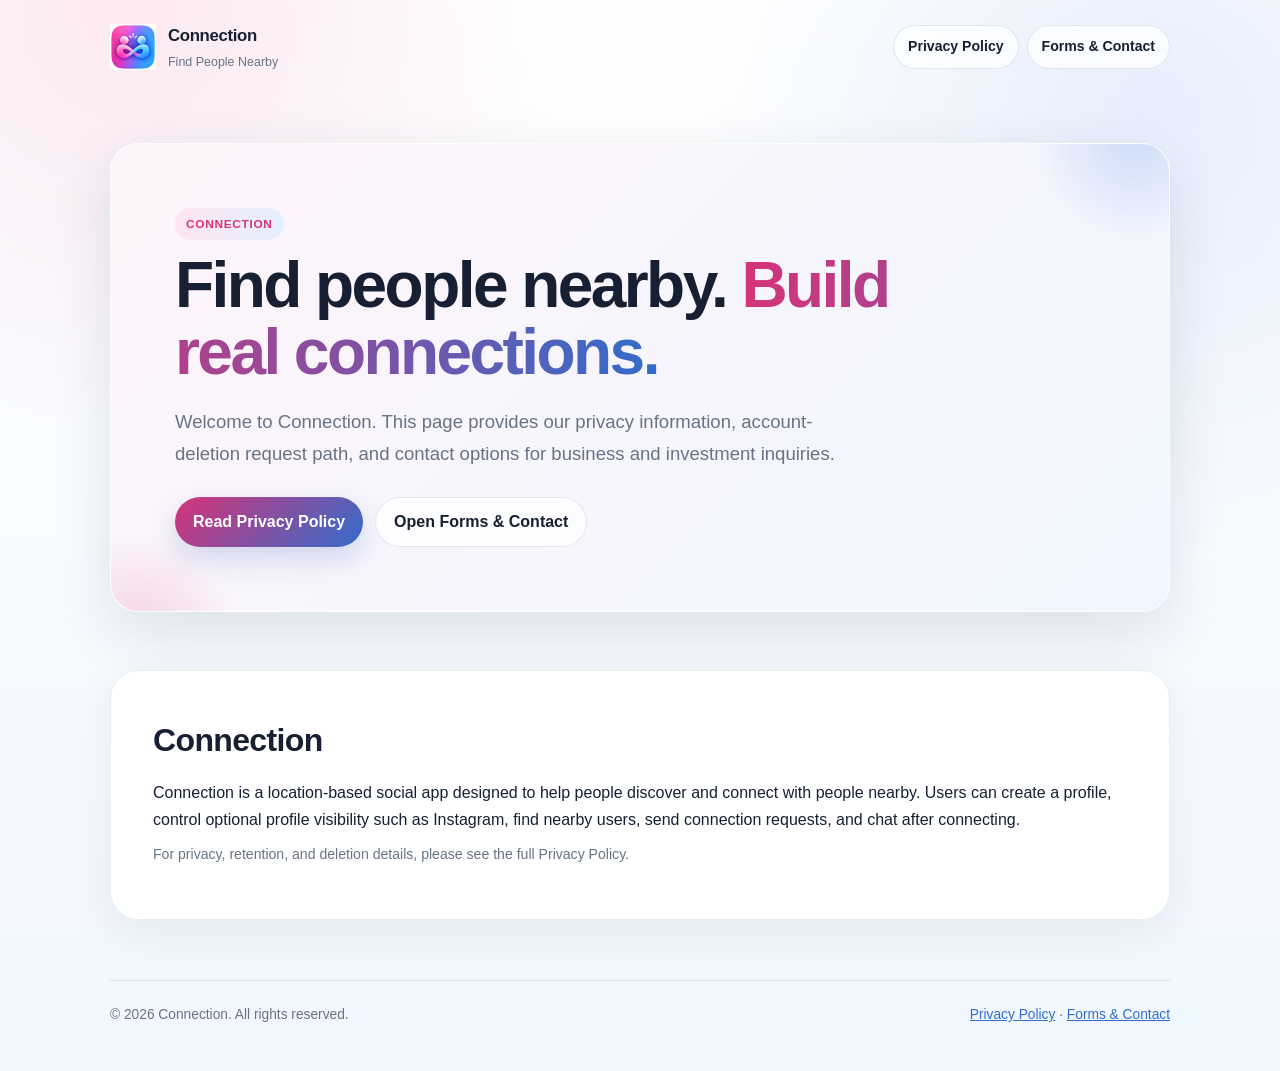
<file: index.html>
<!DOCTYPE html>
<html lang="en">

<head>
  <meta charset="UTF-8">
  <meta name="viewport" content="width=device-width, initial-scale=1.0">
  <meta name="description"
    content="Connection — Find People Nearby. Privacy policy, account deletion and contact forms.">
  <title>Connection — Find People Nearby</title>
  <link rel="stylesheet" href="styles.css">
</head>

<body>
  <header class="site-header">
    <div class="site-shell header-inner">
      <a class="brand" href="index.html" aria-label="Connection home">
        <img class="brand-mark" src="connection-app-icon.png" alt="Connection logo" />
        <span class="brand-text">
          <span class="brand-name">Connection</span>
          <span class="brand-tagline">Find People Nearby</span>
        </span>
      </a>

      <nav class="top-nav" aria-label="Primary">
        <a class="nav-link" href="privacy.html">Privacy Policy</a>
        <a class="nav-link" href="forms.html">Forms &amp; Contact</a>
      </nav>
    </div>
  </header>

  <main>
    <section class="hero">
      <div class="site-shell">
        <div class="hero-card">
          <div class="hero-content">
            <span class="eyebrow">Connection</span>
            <h1>Find people nearby. <span>Build real connections.</span></h1>
            <p>
              Welcome to Connection. This page provides our privacy information,
              account-deletion request path, and contact options for business and investment inquiries.
            </p>
            <div class="hero-actions">
              <a class="btn btn-primary" href="privacy.html">Read Privacy Policy</a>
              <a class="btn btn-secondary" href="forms.html">Open Forms &amp; Contact</a>
            </div>
          </div>
        </div>
      </div>
    </section>

    <section class="page-section">
      <div class="site-shell">
        <div class="section-card">
          <h2>Connection</h2>
          <p>
            Connection is a location-based social app designed to help people discover and connect
            with people nearby. Users can create a profile, control optional profile visibility such as
            Instagram, find nearby users, send connection requests, and chat after connecting.
          </p>
          <p class="small">
            For privacy, retention, and deletion details, please see the full Privacy Policy.
          </p>
        </div>
      </div>
    </section>
  </main>

  <footer class="footer">
    <div class="site-shell footer-inner">
      <span>&copy; 2026 Connection. All rights reserved.</span>
      <span><a href="privacy.html">Privacy Policy</a> · <a href="forms.html">Forms &amp; Contact</a></span>
    </div>
  </footer>
</body>

</html>
</file>
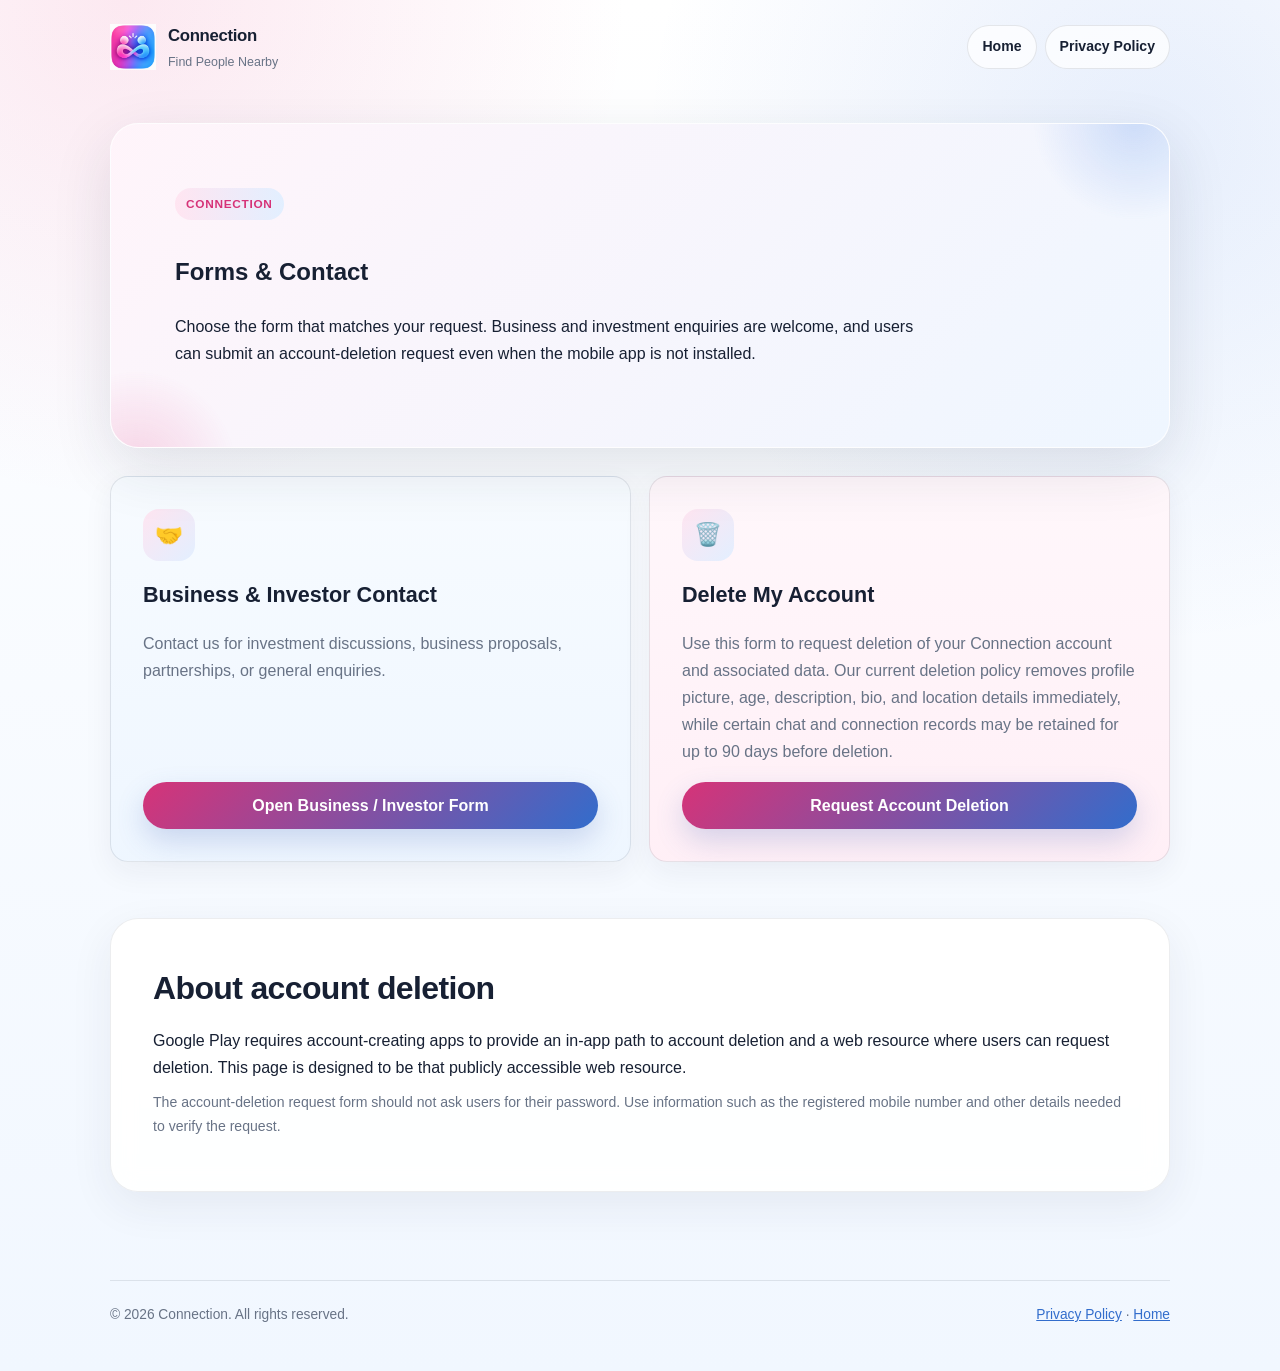
<file: forms.html>
<!DOCTYPE html>
<html lang="en">

<head>
  <meta charset="UTF-8">
  <meta name="viewport" content="width=device-width, initial-scale=1.0">
  <meta name="description" content="Connection Forms — business, investor, general contact and account deletion.">
  <meta name="robots" content="index,follow">
  <title>Forms &amp; Contact — Connection</title>
  <link rel="stylesheet" href="styles.css">
</head>

<body>
  <header class="site-header">
    <div class="site-shell header-inner">
      <a class="brand" href="index.html" aria-label="Connection home">
        <img class="brand-mark" src="connection-app-icon.png" alt="Connection logo" />
        <span class="brand-text">
          <span class="brand-name">Connection</span>
          <span class="brand-tagline">Find People Nearby</span>
        </span>
      </a>

      <nav class="top-nav" aria-label="Primary">
        <a class="nav-link" href="index.html">Home</a>
        <a class="nav-link" href="privacy.html">Privacy Policy</a>
      </nav>
    </div>
  </header>

  <main class="page-section">
    <div class="site-shell">
      <section class="hero-card">
        <div class="hero-content">
          <span class="eyebrow">Connection</span>
          <h1>Forms &amp; <span>Contact</span></h1>
          <p>
            Choose the form that matches your request. Business and investment enquiries are welcome,
            and users can submit an account-deletion request even when the mobile app is not installed.
          </p>
        </div>
      </section>

      <section class="page-section">
        <div class="cards">
          <article class="action-card accent-blue" id="business-investor">
            <div class="card-icon" aria-hidden="true">🤝</div>
            <h2>Business &amp; Investor Contact</h2>
            <p>
              Contact us for investment discussions, business proposals, partnerships, or general enquiries.
              <!-- You can use the same form for privacy-related questions that are not account-deletion requests. -->
            </p>
            <div class="card-spacer"></div>
            <!-- Replace the href below with your real Google Form URL. -->
            <a class="btn btn-primary"
              href="https://forms.gle/6LHLfcFunVBVSngM8" target="_blank"
              rel="noopener noreferrer">
              Open Business / Investor Form
            </a>
          </article>

          <article class="action-card accent-pink" id="delete-account">
            <div class="card-icon" aria-hidden="true">🗑️</div>
            <h2>Delete My Account</h2>
            <p>
              Use this form to request deletion of your Connection account and associated data.
              Our current deletion policy removes profile picture, age, description, bio, and location details
              immediately,
              while certain chat and connection records may be retained for up to 90 days before deletion.
            </p>
            <div class="card-spacer"></div>
            <!-- Replace the href below with your real Google Form URL. -->
            <a class="btn btn-primary"
              href="https://forms.gle/coMka7kQPpGsQ5Cw5" target="_blank"
              rel="noopener noreferrer">
              Request Account Deletion
            </a>
          </article>
        </div>
      </section>

      <section class="page-section">
        <div class="section-card">
          <h2>About account deletion</h2>
          <p>
            Google Play requires account-creating apps to provide an in-app path to account deletion and a web resource
            where users can request deletion. This page is designed to be that publicly accessible web resource.
          </p>
          <p class="small">
            The account-deletion request form should not ask users for their password. Use information such as the
            registered mobile number and other details needed to verify the request.
          </p>
        </div>
      </section>
    </div>
  </main>

  <footer class="footer">
    <div class="site-shell footer-inner">
      <span>&copy; 2026 Connection. All rights reserved.</span>
      <span><a href="privacy.html">Privacy Policy</a> · <a href="index.html">Home</a></span>
    </div>
  </footer>
</body>

</html>
</file>
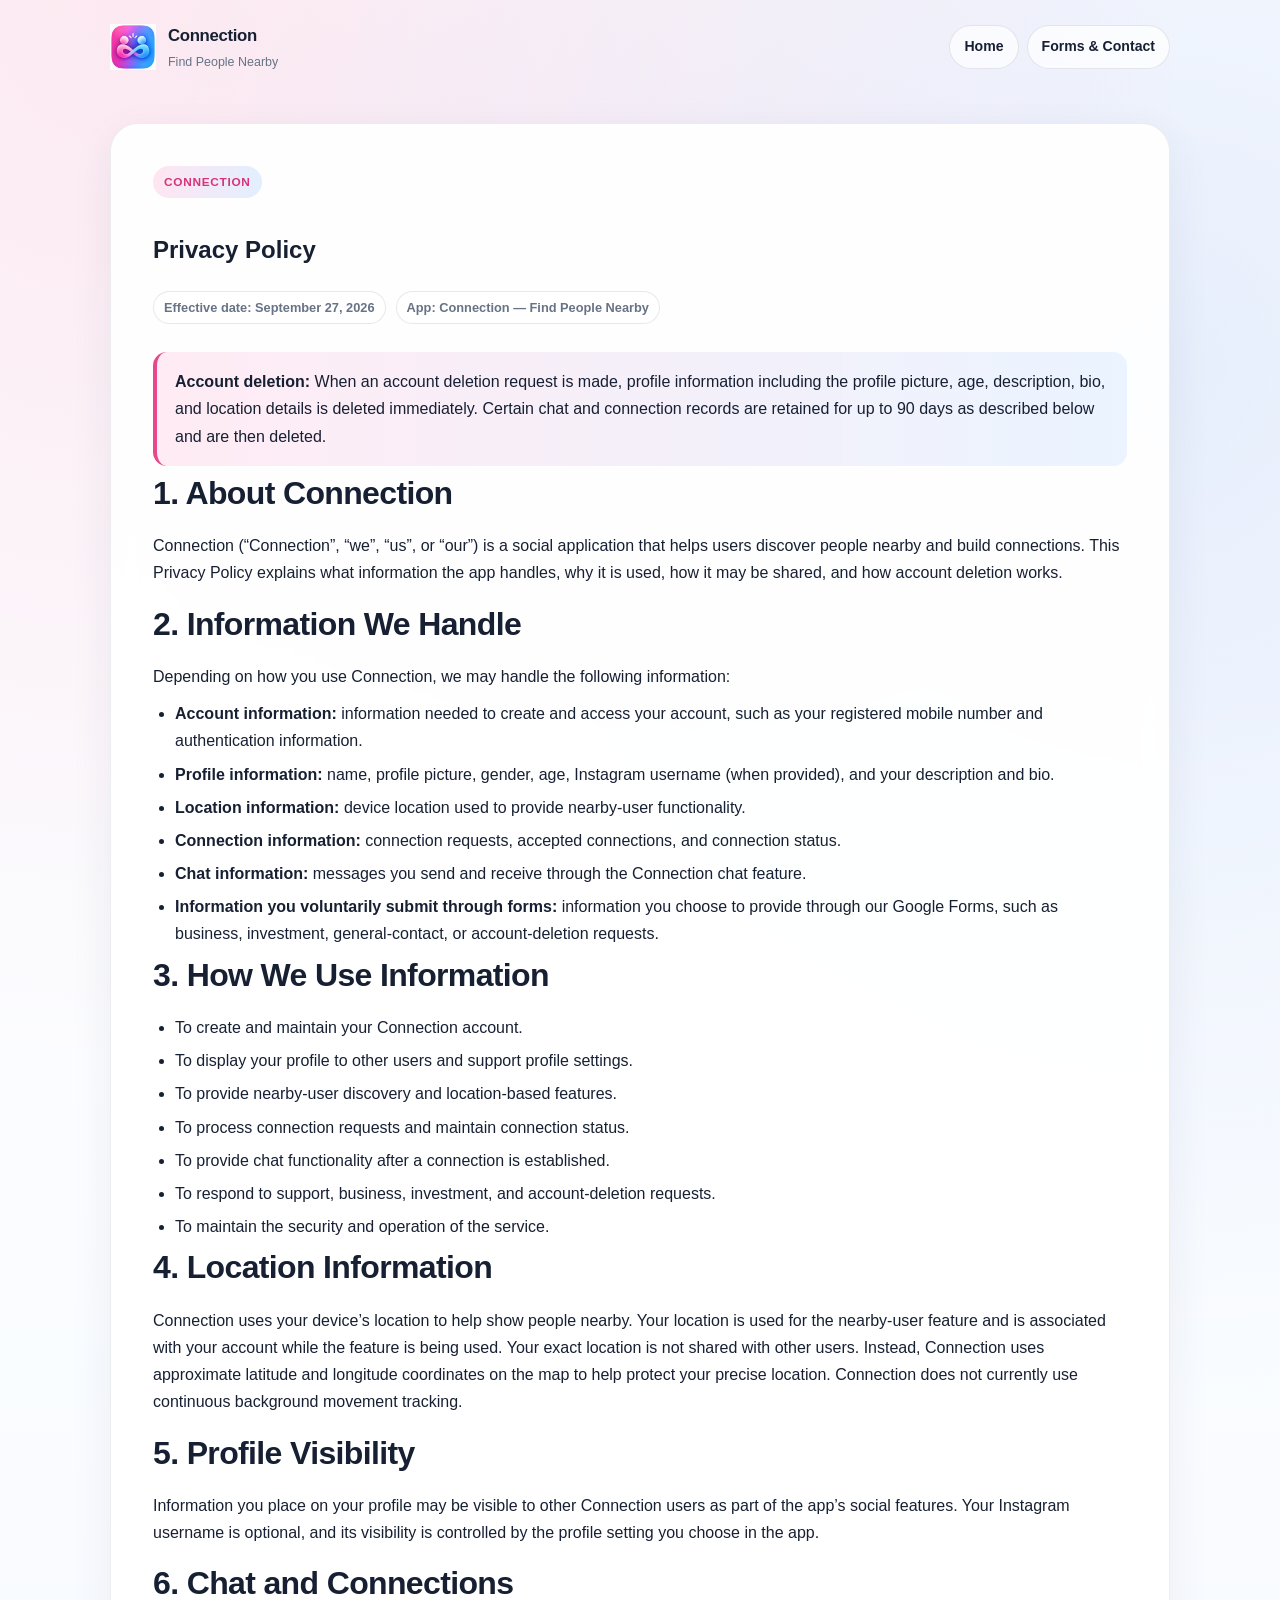
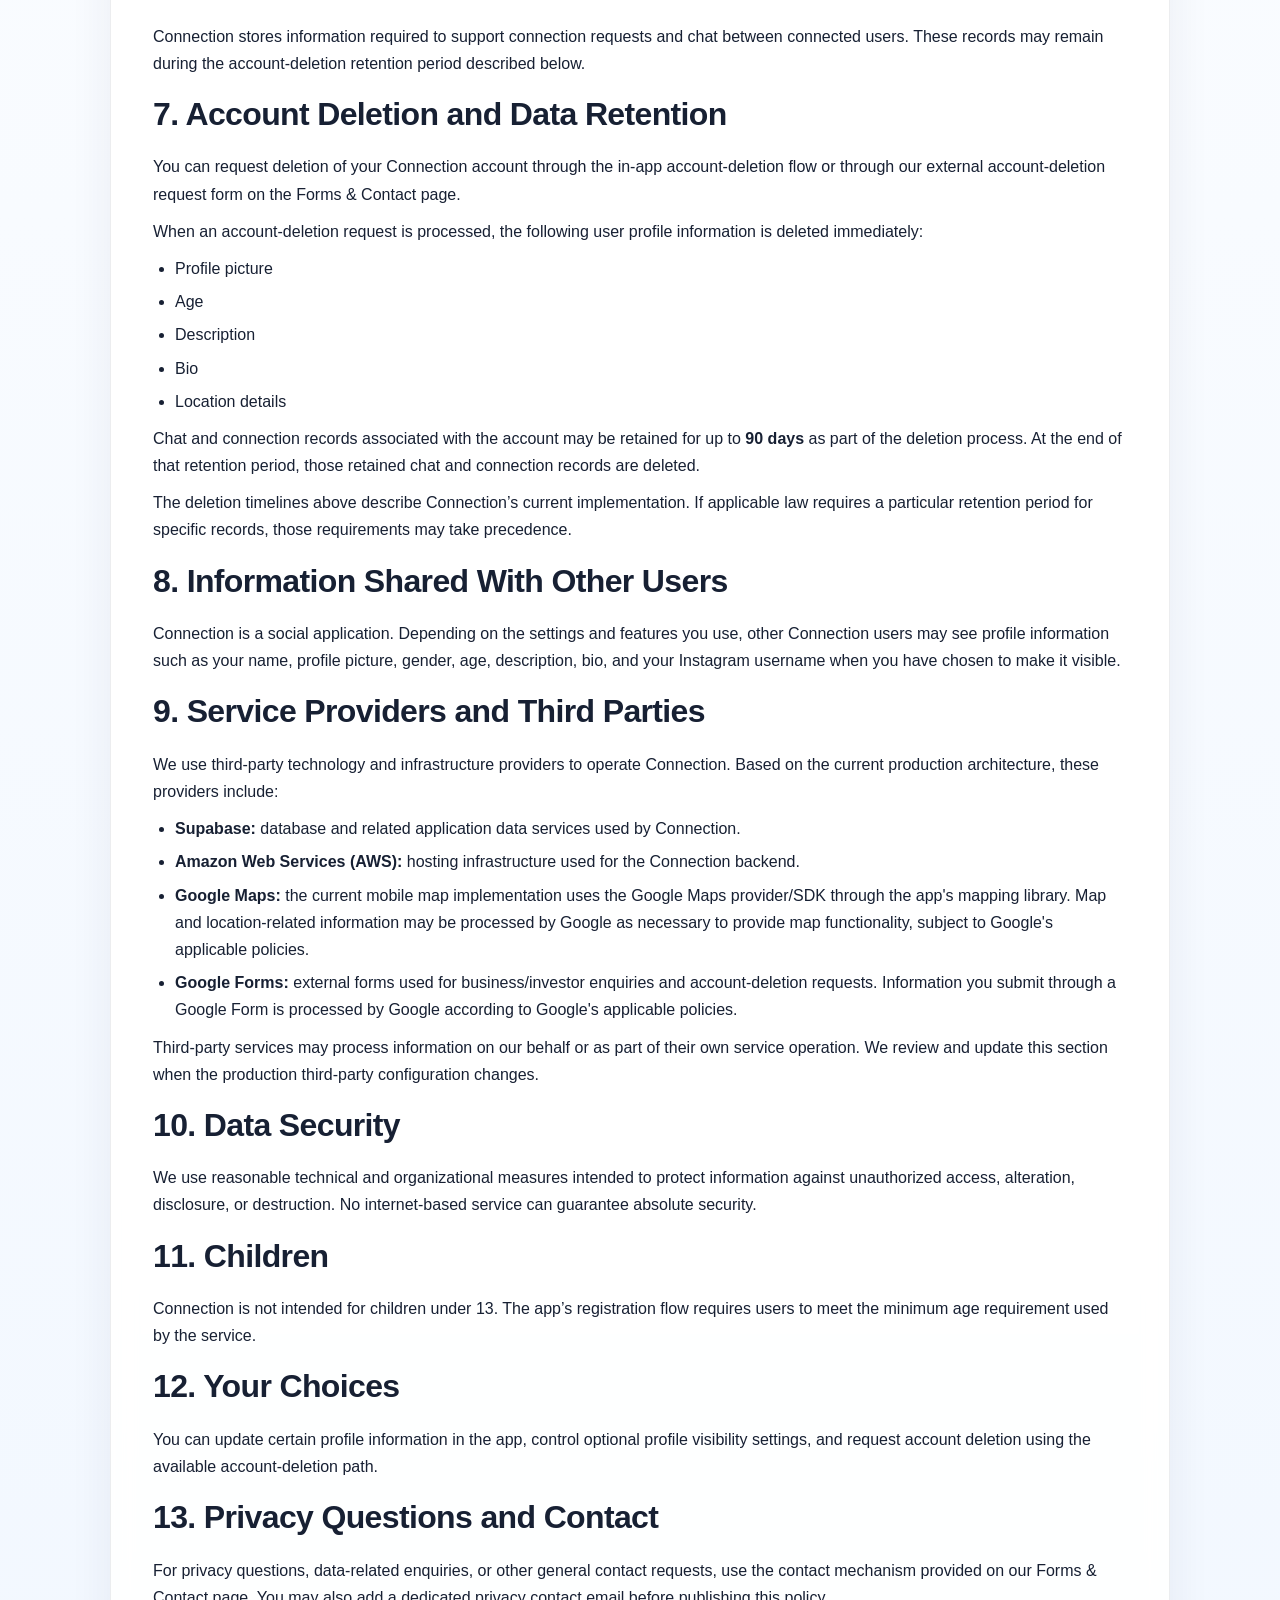
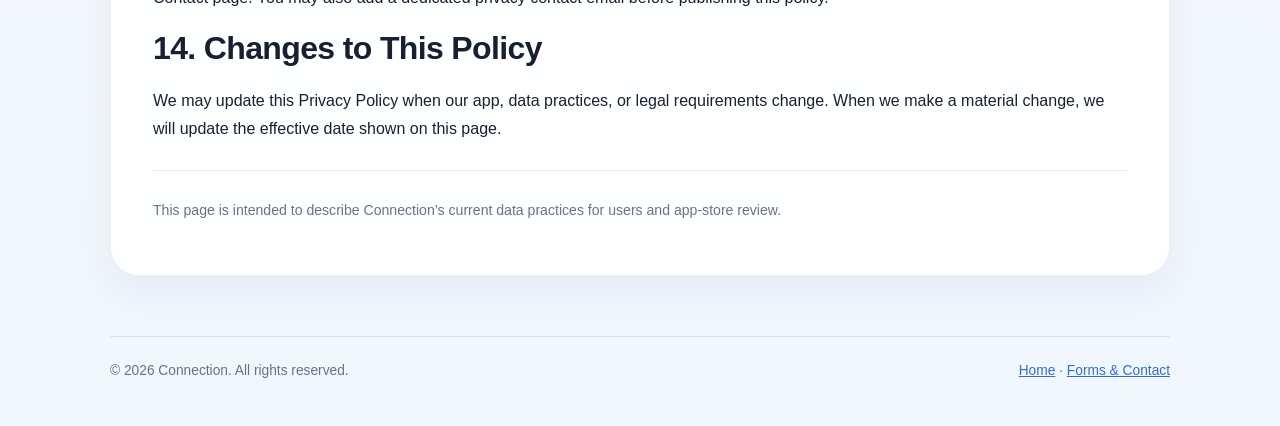
<file: privacy.html>
<!DOCTYPE html>
<html lang="en">

<head>
  <meta charset="UTF-8">
  <meta name="viewport" content="width=device-width, initial-scale=1.0">
  <meta name="description" content="Connection Privacy Policy — Find People Nearby.">
  <meta name="robots" content="index,follow">
  <title>Privacy Policy — Connection</title>
  <link rel="stylesheet" href="styles.css">
</head>

<body>
  <header class="site-header">
    <div class="site-shell header-inner">
      <a class="brand" href="index.html" aria-label="Connection home">
        <img class="brand-mark" src="connection-app-icon.png" alt="Connection logo" />
        <span class="brand-text">
          <span class="brand-name">Connection</span>
          <span class="brand-tagline">Find People Nearby</span>
        </span>
      </a>

      <nav class="top-nav" aria-label="Primary">
        <a class="nav-link" href="index.html">Home</a>
        <a class="nav-link" href="forms.html">Forms &amp; Contact</a>
      </nav>
    </div>
  </header>

  <main class="page-section">
    <div class="site-shell">
      <article class="section-card">
        <span class="eyebrow">Connection</span>
        <h1>Privacy Policy</h1>
        <div class="meta-row">
          <span class="meta-pill">Effective date: September 27, 2026</span>
          <span class="meta-pill">App: Connection — Find People Nearby</span>
        </div>

        <div class="notice">
          <strong>Account deletion:</strong> When an account deletion request is made, profile information
          including the profile picture, age, description, bio, and location details is deleted immediately.
          Certain chat and connection records are retained for up to 90 days as described below and are then deleted.
        </div>

        <h2>1. About Connection</h2>
        <p>
          Connection (“Connection”, “we”, “us”, or “our”) is a social application that helps users discover
          people nearby and build connections. This Privacy Policy explains what information the app handles,
          why it is used, how it may be shared, and how account deletion works.
        </p>

        <h2>2. Information We Handle</h2>
        <p>Depending on how you use Connection, we may handle the following information:</p>
        <ul>
          <li><strong>Account information:</strong> information needed to create and access your account, such as your
            registered mobile number and authentication information.</li>
          <li><strong>Profile information:</strong> name, profile picture, gender, age, Instagram username (when
            provided), and your description and bio.</li>
          <li><strong>Location information:</strong> device location used to provide nearby-user functionality.</li>
          <li><strong>Connection information:</strong> connection requests, accepted connections, and connection status.
          </li>
          <li><strong>Chat information:</strong> messages you send and receive through the Connection chat feature.</li>
          <li><strong>Information you voluntarily submit through forms:</strong> information you choose to provide
            through our Google Forms, such as business, investment, general-contact, or account-deletion requests.</li>
        </ul>

        <h2>3. How We Use Information</h2>
        <ul>
          <li>To create and maintain your Connection account.</li>
          <li>To display your profile to other users and support profile settings.</li>
          <li>To provide nearby-user discovery and location-based features.</li>
          <li>To process connection requests and maintain connection status.</li>
          <li>To provide chat functionality after a connection is established.</li>
          <li>To respond to support, business, investment, and account-deletion requests.</li>
          <li>To maintain the security and operation of the service.</li>
        </ul>

        <h2>4. Location Information</h2>
        <p>
          Connection uses your device’s location to help show people nearby. Your location is used for the nearby-user
          feature and is associated with your account while the feature is being used.

          Your exact location is not shared with other users. Instead, Connection uses approximate latitude and
          longitude coordinates on the map to help protect your precise location.

          Connection does not currently use continuous background movement tracking.

        </p>

        <h2>5. Profile Visibility</h2>
        <p>
          Information you place on your profile may be visible to other Connection users as part of the app’s
          social features. Your Instagram username is optional, and its visibility is controlled by the profile setting
          you choose in the app.
        </p>

        <h2>6. Chat and Connections</h2>
        <p>
          Connection stores information required to support connection requests and chat between connected users.
          These records may remain during the account-deletion retention period described below.
        </p>

        <h2 id="deletion">7. Account Deletion and Data Retention</h2>
        <p>
          You can request deletion of your Connection account through the in-app account-deletion flow or through
          our external account-deletion request form on the Forms &amp; Contact page.
        </p>
        <p>
          When an account-deletion request is processed, the following user profile information is deleted immediately:
        </p>
        <ul>
          <li>Profile picture</li>
          <li>Age</li>
          <li>Description</li>
          <li>Bio</li>
          <li>Location details</li>
        </ul>
        <p>
          Chat and connection records associated with the account may be retained for up to <strong>90 days</strong>
          as part of the deletion process. At the end of that retention period, those retained chat and connection
          records are deleted.
        </p>
        <p>
          The deletion timelines above describe Connection’s current implementation. If applicable law requires a
          particular retention period for specific records, those requirements may take precedence.
        </p>

        <h2>8. Information Shared With Other Users</h2>
        <p>
          Connection is a social application. Depending on the settings and features you use, other Connection users
          may see profile information such as your name, profile picture, gender, age, description, bio, and your
          Instagram username when you have chosen to make it visible.
        </p>

        <h2>9. Service Providers and Third Parties</h2>
        <p>
          We use third-party technology and infrastructure providers to operate Connection. Based on the current
          production architecture, these providers include:
        </p>
        <ul>
          <li><strong>Supabase:</strong> database and related application data services used by Connection.</li>
          <li><strong>Amazon Web Services (AWS):</strong> hosting infrastructure used for the Connection backend.</li>
          <li><strong>Google Maps:</strong> the current mobile map implementation uses the Google Maps provider/SDK
            through the app's mapping library. Map and location-related information may be processed by Google as
            necessary to provide map functionality, subject to Google's applicable policies.</li>
          <li><strong>Google Forms:</strong> external forms used for business/investor enquiries and account-deletion
            requests. Information you submit through a Google Form is processed by Google according to Google's
            applicable policies.</li>
        </ul>
        <p>
          Third-party services may process information on our behalf or as part of their own service operation. We
          review and update this section when the production third-party configuration changes.
        </p>

        <h2>10. Data Security</h2>
        <p>
          We use reasonable technical and organizational measures intended to protect information against unauthorized
          access, alteration, disclosure, or destruction. No internet-based service can guarantee absolute security.
        </p>

        <h2>11. Children</h2>
        <p>
          Connection is not intended for children under 13. The app’s registration flow requires users to meet the
          minimum age requirement used by the service.
        </p>

        <h2>12. Your Choices</h2>
        <p>
          You can update certain profile information in the app, control optional profile visibility settings,
          and request account deletion using the available account-deletion path.
        </p>

        <h2>13. Privacy Questions and Contact</h2>
        <p>
          For privacy questions, data-related enquiries, or other general contact requests, use the contact mechanism
          provided on our Forms &amp; Contact page. You may also add a dedicated privacy contact email before publishing
          this policy.
        </p>
        <!-- <p>
          <strong>Privacy contact:</strong> REPLACE-WITH-YOUR-PRIVACY-CONTACT-EMAIL
        </p> -->

        <h2>14. Changes to This Policy</h2>
        <p>
          We may update this Privacy Policy when our app, data practices, or legal requirements change. When we make
          a material change, we will update the effective date shown on this page.
        </p>

        <hr class="soft">
        <p class="small">
          This page is intended to describe Connection’s current data practices for users and app-store review.
          <!-- Before publication, replace all marked placeholders and make sure the policy exactly matches the data
          collected and shared by the production version of the app. -->
        </p>
      </article>
    </div>
  </main>

  <footer class="footer">
    <div class="site-shell footer-inner">
      <span>&copy; 2026 Connection. All rights reserved.</span>
      <span><a href="index.html">Home</a> · <a href="forms.html">Forms &amp; Contact</a></span>
    </div>
  </footer>
</body>

</html>
</file>
<file: styles.css>
:root {
  --pink-50: #fff6fb;
  --pink-100: #ffe5f1;
  --pink-200: #ffc9df;
  --pink-500: #e8478a;
  --pink-600: #d63378;
  --blue-50: #f1f7ff;
  --blue-100: #e2efff;
  --blue-200: #c8ddff;
  --blue-500: #4a83e8;
  --blue-600: #326dcc;
  --ink: #172033;
  --muted: #687386;
  --surface: rgba(255, 255, 255, 0.92);
  --border: rgba(23, 32, 51, 0.10);
  --shadow: 0 20px 60px rgba(36, 42, 68, 0.12);
  --radius-lg: 28px;
  --radius-md: 18px;
  --max-width: 1060px;
}

* {
  box-sizing: border-box;
}

html {
  scroll-behavior: smooth;
}

body {
  margin: 0;
  min-height: 100vh;
  color: var(--ink);
  background:
    radial-gradient(circle at 10% 0%, rgba(232, 71, 138, 0.12), transparent 28%),
    radial-gradient(circle at 90% 10%, rgba(74, 131, 232, 0.13), transparent 30%),
    linear-gradient(180deg, #ffffff 0%, var(--blue-50) 100%);
  font-family: Inter, ui-sans-serif, -apple-system, BlinkMacSystemFont, "Segoe UI", Roboto, Helvetica, Arial, sans-serif;
  line-height: 1.7;
}

a {
  color: var(--blue-600);
}

a:hover {
  color: var(--pink-600);
}

button,
a {
  -webkit-tap-highlight-color: transparent;
}

.site-shell {
  width: min(100% - 32px, var(--max-width));
  margin: 0 auto;
}

.site-header {
  padding: 22px 0;
}

.header-inner {
  display: flex;
  align-items: center;
  justify-content: space-between;
  gap: 18px;
}

.brand {
  display: inline-flex;
  align-items: center;
  gap: 12px;
  color: var(--ink);
  text-decoration: none;
}

.brand:hover {
  color: var(--ink);
}

.brand-mark {
  width: 46px;
  height: 46px;
  object-fit: contain;
  flex-shrink: 0;
}

.brand-text {
  display: grid;
  gap: 1px;
}

.brand-name {
  font-size: 1.05rem;
  font-weight: 800;
  letter-spacing: -0.02em;
}

.brand-tagline {
  color: var(--muted);
  font-size: 0.78rem;
}

.top-nav {
  display: flex;
  flex-wrap: wrap;
  justify-content: flex-end;
  gap: 8px;
}

.nav-link {
  padding: 9px 14px;
  border: 1px solid var(--border);
  border-radius: 999px;
  background: rgba(255, 255, 255, 0.72);
  color: var(--ink);
  font-size: 0.88rem;
  font-weight: 700;
  text-decoration: none;
  transition: transform 160ms ease, box-shadow 160ms ease, background 160ms ease;
}

.nav-link:hover {
  color: var(--ink);
  background: #fff;
  transform: translateY(-1px);
  box-shadow: 0 8px 22px rgba(23, 32, 51, 0.08);
}

.hero {
  padding: 48px 0 30px;
}

.hero-card {
  position: relative;
  overflow: hidden;
  padding: clamp(28px, 6vw, 64px);
  border: 1px solid rgba(255, 255, 255, 0.8);
  border-radius: var(--radius-lg);
  background:
    linear-gradient(135deg, rgba(255, 244, 250, 0.96), rgba(238, 246, 255, 0.96));
  box-shadow: var(--shadow);
}

.hero-card::before,
.hero-card::after {
  content: "";
  position: absolute;
  width: 210px;
  height: 210px;
  border-radius: 50%;
  pointer-events: none;
  filter: blur(1px);
}

.hero-card::before {
  top: -110px;
  right: -70px;
  background: radial-gradient(circle, rgba(74, 131, 232, 0.22), transparent 68%);
}

.hero-card::after {
  bottom: -130px;
  left: -80px;
  background: radial-gradient(circle, rgba(232, 71, 138, 0.20), transparent 68%);
}

.hero-content {
  position: relative;
  z-index: 1;
  max-width: 760px;
}

.eyebrow {
  display: inline-flex;
  margin-bottom: 12px;
  padding: 6px 11px;
  border-radius: 999px;
  background: linear-gradient(90deg, var(--pink-100), var(--blue-100));
  color: var(--pink-600);
  font-size: 0.74rem;
  font-weight: 800;
  letter-spacing: 0.06em;
  text-transform: uppercase;
}

.hero h1 {
  margin: 0;
  font-size: clamp(2rem, 5vw, 4rem);
  line-height: 1.05;
  letter-spacing: -0.04em;
}

.hero h1 span {
  background: linear-gradient(90deg, var(--pink-600), var(--blue-600));
  -webkit-background-clip: text;
  background-clip: text;
  color: transparent;
}

.hero p {
  max-width: 700px;
  margin: 20px 0 0;
  color: var(--muted);
  font-size: clamp(1rem, 2.2vw, 1.16rem);
}

.hero-actions {
  display: flex;
  flex-wrap: wrap;
  gap: 12px;
  margin-top: 28px;
}

.btn {
  display: inline-flex;
  align-items: center;
  justify-content: center;
  min-height: 46px;
  padding: 10px 18px;
  border-radius: 999px;
  font-weight: 800;
  text-decoration: none;
  transition: transform 160ms ease, box-shadow 160ms ease;
}

.btn:hover {
  transform: translateY(-1px);
}

.btn-primary {
  color: #fff;
  background: linear-gradient(135deg, var(--pink-600), var(--blue-600));
  box-shadow: 0 12px 28px rgba(67, 98, 183, 0.22);
}

.btn-primary:hover {
  color: #fff;
}

.btn-secondary {
  border: 1px solid var(--border);
  background: rgba(255, 255, 255, 0.80);
  color: var(--ink);
}

.btn-secondary:hover {
  color: var(--ink);
  background: #fff;
}

.page-section {
  padding: 28px 0;
}

.section-card {
  padding: clamp(24px, 4vw, 42px);
  border: 1px solid rgba(23, 32, 51, 0.08);
  border-radius: var(--radius-lg);
  background: var(--surface);
  box-shadow: 0 14px 44px rgba(36, 42, 68, 0.07);
  backdrop-filter: blur(12px);
}

.section-card h2,
.section-card h3 {
  letter-spacing: -0.02em;
}

.section-card h2 {
  margin: 0 0 12px;
  font-size: clamp(1.45rem, 3vw, 2rem);
}

.section-card h3 {
  margin: 30px 0 8px;
  font-size: 1.08rem;
}

.section-card p {
  margin: 10px 0;
}

.section-card ul {
  margin: 10px 0 0;
  padding-left: 22px;
}

.section-card li + li {
  margin-top: 6px;
}

.meta-row {
  display: flex;
  flex-wrap: wrap;
  gap: 10px;
  margin: 14px 0 28px;
}

.meta-pill {
  display: inline-flex;
  align-items: center;
  min-height: 30px;
  padding: 5px 10px;
  border: 1px solid var(--border);
  border-radius: 999px;
  background: rgba(255,255,255,0.72);
  color: var(--muted);
  font-size: 0.8rem;
  font-weight: 700;
}

.notice {
  padding: 16px 18px;
  border-left: 4px solid var(--pink-500);
  border-radius: 14px;
  background: linear-gradient(90deg, rgba(255, 230, 241, 0.78), rgba(226, 239, 255, 0.70));
}

.notice strong {
  color: var(--ink);
}

.cards {
  display: grid;
  grid-template-columns: repeat(2, minmax(0, 1fr));
  gap: 18px;
}

.action-card {
  display: flex;
  flex-direction: column;
  min-height: 100%;
  padding: clamp(22px, 3vw, 32px);
  border: 1px solid var(--border);
  border-radius: var(--radius-md);
  background: linear-gradient(180deg, rgba(255,255,255,0.96), rgba(246,249,255,0.96));
  box-shadow: 0 10px 30px rgba(36, 42, 68, 0.06);
}

.action-card.accent-pink {
  background: linear-gradient(180deg, rgba(255,247,251,0.98), rgba(255,239,246,0.98));
}

.action-card.accent-blue {
  background: linear-gradient(180deg, rgba(247,251,255,0.98), rgba(238,246,255,0.98));
}

.card-icon {
  display: inline-grid;
  place-items: center;
  width: 52px;
  height: 52px;
  margin-bottom: 16px;
  border-radius: 16px;
  background: linear-gradient(135deg, var(--pink-100), var(--blue-100));
  font-size: 1.4rem;
}

.action-card h2 {
  margin: 0;
  font-size: 1.35rem;
}

.action-card p {
  color: var(--muted);
}

.card-spacer {
  flex: 1;
}

.footer {
  padding: 32px 0 44px;
  color: var(--muted);
  font-size: 0.86rem;
}

.footer-inner {
  display: flex;
  flex-wrap: wrap;
  justify-content: space-between;
  gap: 12px 24px;
  padding-top: 22px;
  border-top: 1px solid var(--border);
}

.small {
  font-size: 0.88rem;
  color: var(--muted);
}

hr.soft {
  height: 1px;
  margin: 28px 0;
  border: 0;
  background: var(--border);
}

@media (max-width: 760px) {
  .site-shell {
    width: min(100% - 22px, var(--max-width));
  }

  .header-inner {
    align-items: flex-start;
    flex-direction: column;
  }

  .top-nav {
    width: 100%;
    justify-content: flex-start;
  }

  .hero {
    padding-top: 26px;
  }

  .cards {
    grid-template-columns: 1fr;
  }

  .hero-actions .btn {
    width: 100%;
  }
}

@media (max-width: 430px) {
  body {
    font-size: 15px;
  }

  .site-header {
    padding-top: 14px;
  }

  .brand-mark {
    width: 42px;
    height: 42px;
    flex-basis: 42px;
  }

  .nav-link {
    flex: 1 1 auto;
    text-align: center;
  }

  .section-card,
  .action-card {
    border-radius: 20px;
  }
}
</file>
